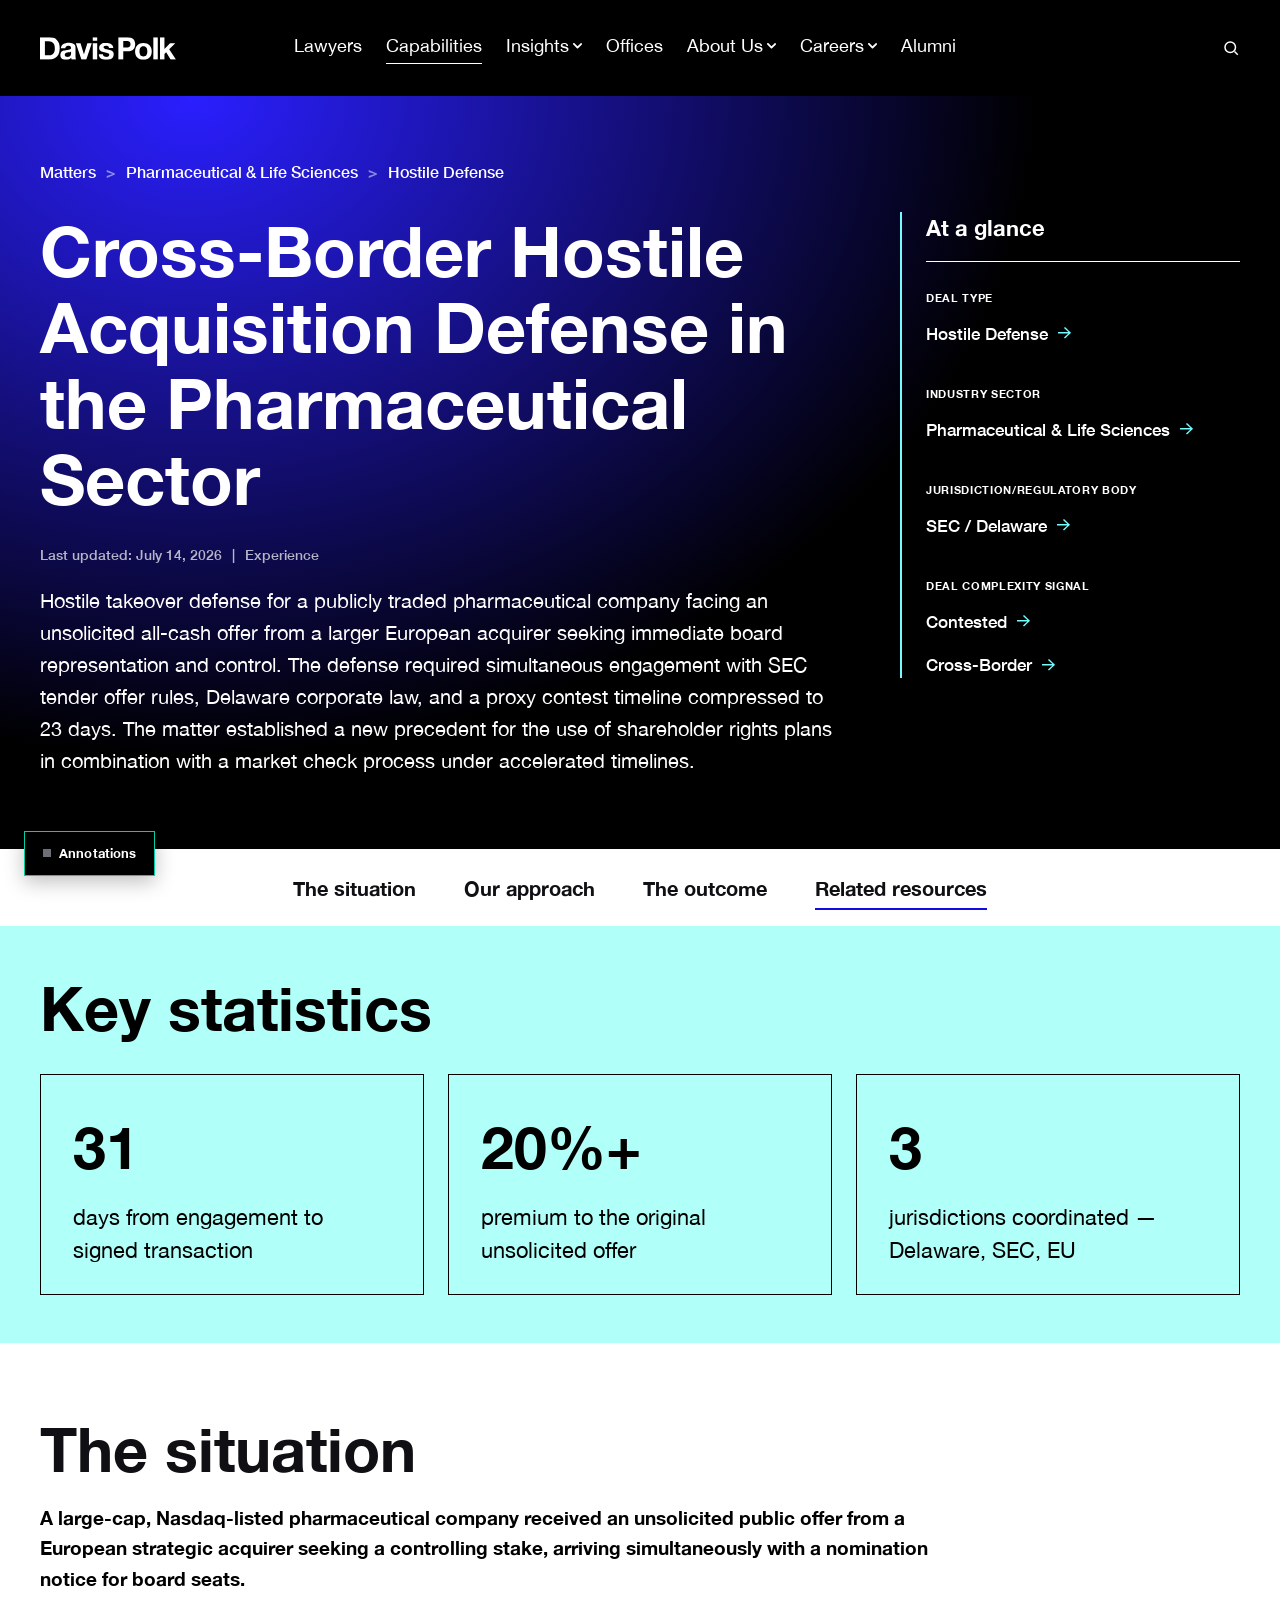
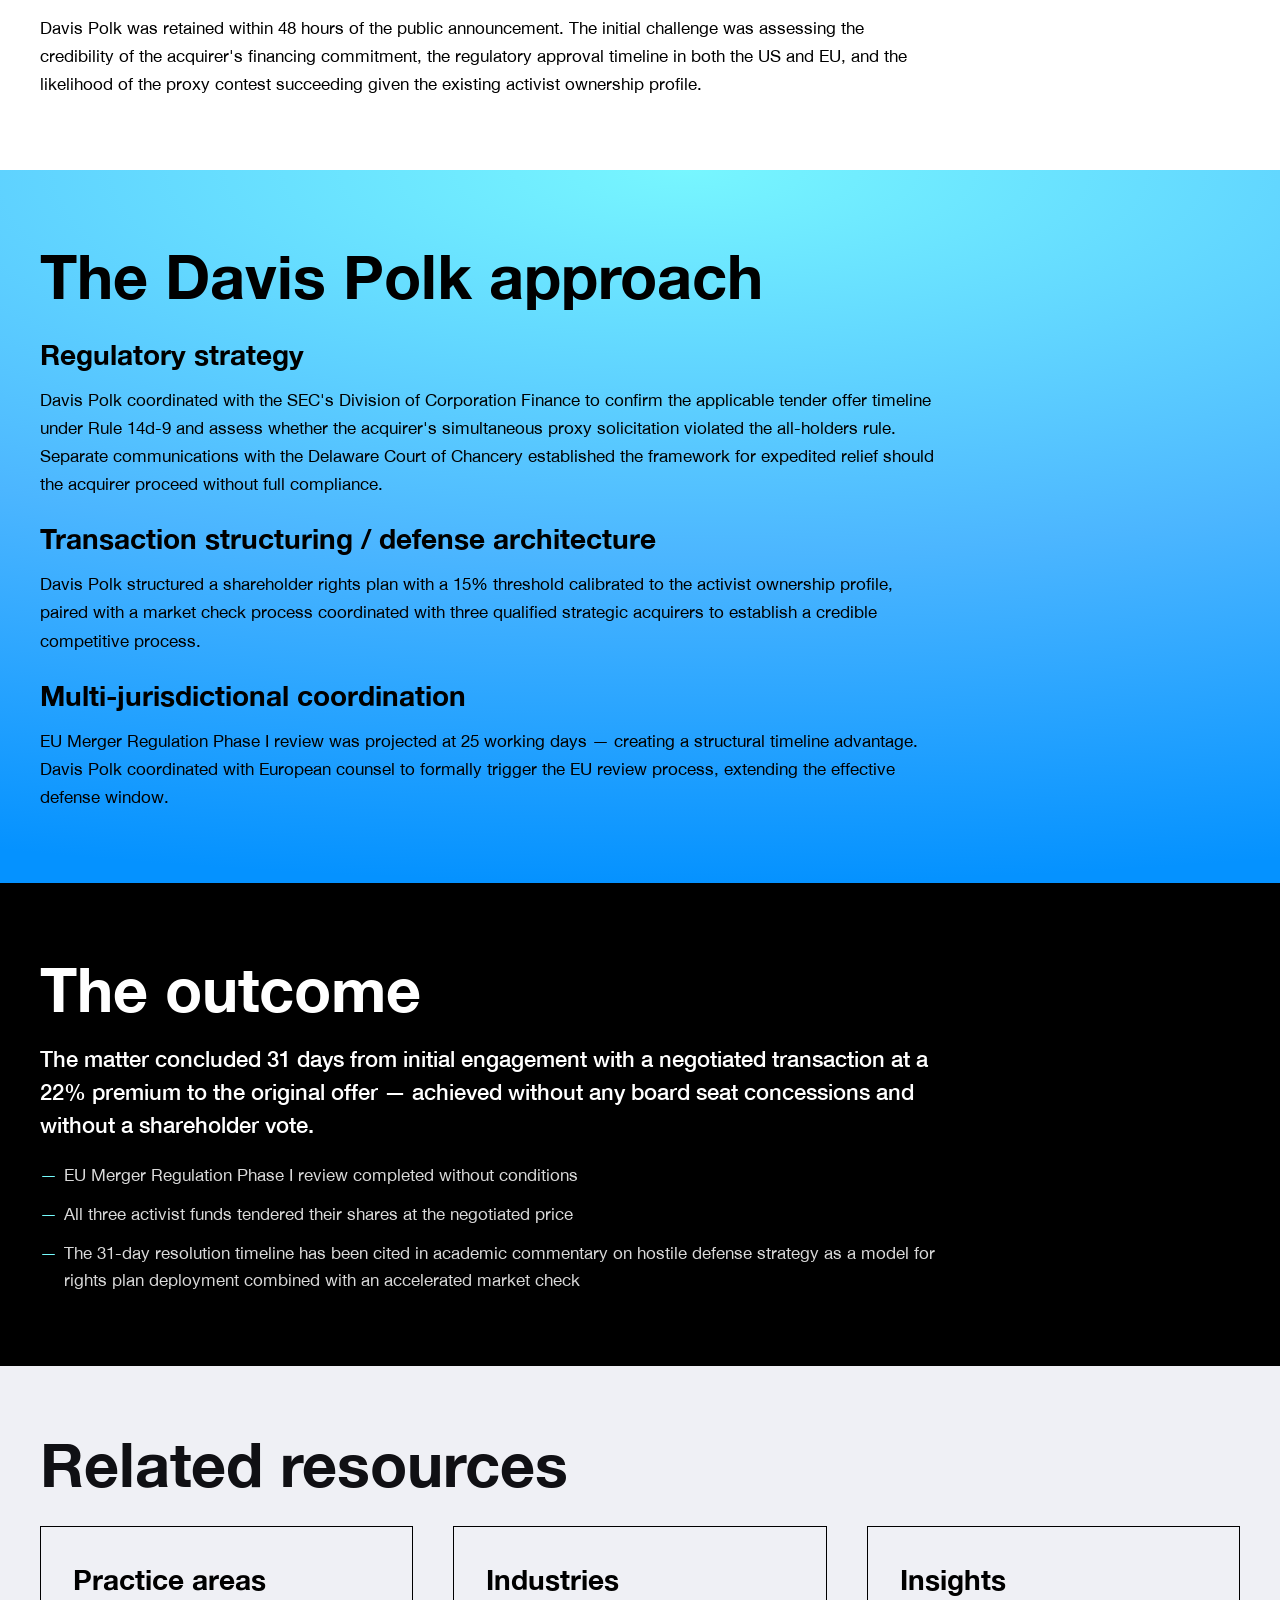
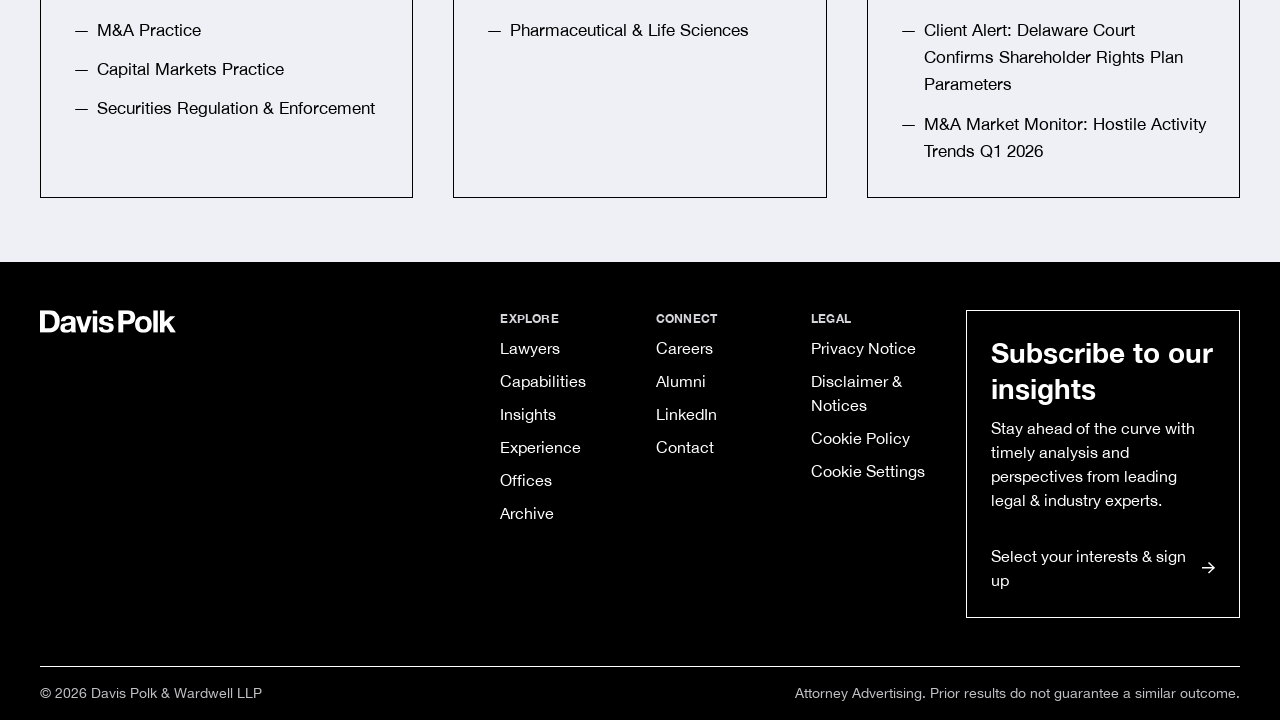
<file: index.html>
<!doctype html>
<html lang="en">
<head>
<meta charset="utf-8" />
<meta name="viewport" content="width=device-width, initial-scale=1" />
<title>Matter Story — Layout Concept</title>
<script type="application/ld+json">
{
  "@context": "https://schema.org",
  "@type": "CreativeWork",
  "headline": "Cross-Border Hostile Acquisition Defense in the Pharmaceutical Sector",
  "description": "Hostile takeover defense for a publicly traded pharmaceutical company facing an unsolicited all-cash offer from a larger European acquirer seeking immediate board representation and control.",
  "author": [{ "@type": "Organization", "name": "Davis Polk & Wardwell LLP" }],
  "about": ["Hostile Defense", "Pharmaceutical & Life Sciences", "Cross-Border M&A"],
  "url": "https://www.davispolk.com/matters/pharmaceutical/hostile-defense/cross-border-acquisition-defense"
}
</script>
<!--
  Illustrative schema only — the source template's schema block was left blank
  for the web team to complete. Organization-level authorship shown per the
  template's own fallback rule (no named-partner consent in this example).
-->
<link rel="stylesheet" href="styles.css" />
<link rel="stylesheet" href="annotations.css" />
</head>
<body>

  <svg style="display: none" aria-hidden="true">
    <symbol id="icon-caret" viewBox="0 0 6 4">
      <path d="M3.41525 3.43628L5.81825 1.11739C6.05854 0.889107 6.05854 0.504628 5.83026 0.264329C5.60198 0.0240299 5.2175 0.012015 4.9772 0.252314L2.99473 2.16269L1.01226 0.180224C0.892111 0.0600744 0.735916 -4.60201e-07 0.591737 -4.72805e-07C0.447557 -4.8541e-07 0.279348 0.0600743 0.171213 0.180224C-0.0570709 0.420523 -0.057071 0.792987 0.171213 1.03329L2.57421 3.42426C2.69436 3.54441 2.83853 3.60449 2.99473 3.60449C3.15092 3.60449 3.2951 3.54441 3.41525 3.43628Z" fill="white" />
    </symbol>
  </svg>

  <div class="page">

    <!-- ============================================================
         SITE HEADER
         Sourced from Figma: Davis Polk Design System, node 10483:9293
         ("header-wrapper" → "header" instance, Mode=Dark / Size=LG)
         ============================================================ -->
    <header class="site-header">
      <div class="site-header__inner container">
        <div class="site-header__brand">
          <button type="button" class="hamburger" id="menu-toggle" aria-expanded="false" aria-controls="mobile-nav" aria-label="Open menu">
            <img src="assets/menu-hamburger.svg" alt="" width="17" height="14" aria-hidden="true" />
          </button>
          <a class="site-header__logo" href="#" aria-label="Davis Polk home">
            <img src="assets/davis-polk-logo-white.svg" alt="Davis Polk" width="136" height="23" />
          </a>
          <nav class="site-header__nav" aria-label="Primary">
            <a class="nav-link" href="#">Lawyers</a>
            <a class="nav-link is-active" href="#" aria-current="page">Capabilities</a>
            <a class="nav-link has-dropdown" href="#">Insights<svg class="icon icon-caret" aria-hidden="true" focusable="false">
            <use xlink:href="#icon-caret"></use>
          </svg></a>
            <a class="nav-link" href="#">Offices</a>
            <a class="nav-link has-dropdown" href="#">About Us<svg class="icon icon-caret" aria-hidden="true" focusable="false">
            <use xlink:href="#icon-caret"></use>
          </svg></a>
            <a class="nav-link has-dropdown" href="#">Careers<svg class="icon icon-caret" aria-hidden="true" focusable="false">
            <use xlink:href="#icon-caret"></use>
          </svg></a>
            <a class="nav-link" href="#">Alumni</a>
          </nav>
        </div>
        <span class="site-header__search" aria-hidden="true">
          <svg viewBox="0 0 24 24" fill="none" stroke="currentColor" stroke-width="2" aria-hidden="true"><circle cx="11" cy="11" r="7"/><path d="M21 21l-4.3-4.3"/></svg>
        </span>
      </div>

      <nav id="mobile-nav" class="mobile-nav" aria-label="Primary mobile">
        <a href="#">Lawyers</a>
        <a href="#" aria-current="page">Capabilities</a>
        <a href="#">Insights</a>
        <a href="#">Offices</a>
        <a href="#">About Us</a>
        <a href="#">Careers</a>
        <a href="#">Alumni</a>
      </nav>
    </header>

    <section class="hero">
      <div class="hero-inner container">
        <div class="breadcrumb">
          <p class="breadcrumb__trail">
            Matters<span>&gt;</span>Pharmaceutical &amp; Life Sciences<span>&gt;</span>Hostile Defense
          </p>
          <a href="#" class="breadcrumb__back">
            <svg class="breadcrumb__back-arrow" viewBox="0 0 24 24" fill="none" stroke="currentColor" stroke-width="2" stroke-linecap="round" stroke-linejoin="round" aria-hidden="true"><path d="M19 12H5M11 18l-6-6 6-6"/></svg>
            Hostile Defense
          </a>
        </div>

        <div class="hero-grid">
          <div class="hero-main">
            <h1 class="headline">Cross-Border Hostile Acquisition Defense in the Pharmaceutical Sector</h1>

            <p class="headline-meta">Last updated: July 14, 2026<span class="headline-meta__divider">|</span>Experience</p>

            <p class="summary">
              Hostile takeover defense for a publicly traded pharmaceutical company facing an unsolicited all-cash offer from a larger European acquirer seeking immediate board representation and control. The defense required simultaneous engagement with SEC tender offer rules, Delaware corporate law, and a proxy contest timeline compressed to 23 days. The matter established a new precedent for the use of shareholder rights plans in combination with a market check process under accelerated timelines.
            </p>
          </div>

          <aside class="tag-block" aria-label="Matter tags">
            <h2 class="tag-block__heading">At a glance</h2>
            <div class="tag-block__groups">
              <div class="tag-block__group">
                <h3 class="tag-block__category">Deal type</h3>
                <ul class="tag-block__list">
                  <li><a href="#">Hostile Defense<svg class="tag-block__arrow" viewBox="0 0 14 13" fill="currentColor" aria-hidden="true"><path d="M6.42793 1.08172L11.1293 5.49183H0V7.0104H11.1501L6.44874 11.4205L7.50966 12.4814C11.8366 8.44576 14 6.36553 14 6.21991C14 6.07429 11.8366 3.99406 7.50966 0L6.44874 1.06092L6.42793 1.08172Z"/></svg></a></li>
                </ul>
              </div>
              <div class="tag-block__group">
                <h3 class="tag-block__category">Industry sector</h3>
                <ul class="tag-block__list">
                  <li><a href="#">Pharmaceutical &amp; Life Sciences<svg class="tag-block__arrow" viewBox="0 0 14 13" fill="currentColor" aria-hidden="true"><path d="M6.42793 1.08172L11.1293 5.49183H0V7.0104H11.1501L6.44874 11.4205L7.50966 12.4814C11.8366 8.44576 14 6.36553 14 6.21991C14 6.07429 11.8366 3.99406 7.50966 0L6.44874 1.06092L6.42793 1.08172Z"/></svg></a></li>
                </ul>
              </div>
              <div class="tag-block__group">
                <h3 class="tag-block__category">Jurisdiction/regulatory body</h3>
                <ul class="tag-block__list">
                  <li><a href="#">SEC / Delaware<svg class="tag-block__arrow" viewBox="0 0 14 13" fill="currentColor" aria-hidden="true"><path d="M6.42793 1.08172L11.1293 5.49183H0V7.0104H11.1501L6.44874 11.4205L7.50966 12.4814C11.8366 8.44576 14 6.36553 14 6.21991C14 6.07429 11.8366 3.99406 7.50966 0L6.44874 1.06092L6.42793 1.08172Z"/></svg></a></li>
                </ul>
              </div>
              <div class="tag-block__group">
                <h3 class="tag-block__category">Deal complexity signal</h3>
                <ul class="tag-block__list">
                  <li><a href="#">Contested<svg class="tag-block__arrow" viewBox="0 0 14 13" fill="currentColor" aria-hidden="true"><path d="M6.42793 1.08172L11.1293 5.49183H0V7.0104H11.1501L6.44874 11.4205L7.50966 12.4814C11.8366 8.44576 14 6.36553 14 6.21991C14 6.07429 11.8366 3.99406 7.50966 0L6.44874 1.06092L6.42793 1.08172Z"/></svg></a></li>
                  <li><a href="#">Cross-Border<svg class="tag-block__arrow" viewBox="0 0 14 13" fill="currentColor" aria-hidden="true"><path d="M6.42793 1.08172L11.1293 5.49183H0V7.0104H11.1501L6.44874 11.4205L7.50966 12.4814C11.8366 8.44576 14 6.36553 14 6.21991C14 6.07429 11.8366 3.99406 7.50966 0L6.44874 1.06092L6.42793 1.08172Z"/></svg></a></li>
                </ul>
              </div>
            </div>
          </aside>
        </div>
      </div>
    </section>

    <!-- ============================================================
         JUMP NAVIGATION
         Styling and scroll behavior mirrored from davispolk.com's
         "jump-link" pattern (position:sticky under the hero, a
         soft drop-shadow once stuck, and a Future Blue underline
         on the section currently in view).
         ============================================================ -->
    <div class="jump-nav-sentinel"></div>
    <nav class="jump-nav" aria-label="Jump to section">
      <div class="container">
        <button type="button" class="jump-nav__toggle" id="jump-nav-toggle" aria-expanded="false" aria-controls="jump-nav-list">
          Jump to section
          <span class="jump-nav__toggle-icon" aria-hidden="true">
            <svg viewBox="0 0 24 24" fill="none" stroke="currentColor" stroke-width="2" stroke-linecap="round" aria-hidden="true"><path d="M12 5v14M5 12h14"/></svg>
          </span>
        </button>
        <ul class="jump-nav__list" id="jump-nav-list">
          <li><a href="#situation" class="jump-nav__link">The situation</a></li>
          <li><a href="#approach" class="jump-nav__link">Our approach</a></li>
          <li><a href="#outcome" class="jump-nav__link">The outcome</a></li>
          <li><a href="#related" class="jump-nav__link">Related resources</a></li>
        </ul>
      </div>
    </nav>

    <section class="stat-strip">
      <div class="container">
        <h2 class="stat-strip__heading">Key statistics</h2>
      </div>
      <div class="stat-grid container">
        <div class="stat">
          <span class="stat-num">31</span>
          <span class="stat-label">days from engagement to signed transaction</span>
        </div>
        <div class="stat">
          <span class="stat-num">20%+</span>
          <span class="stat-label">premium to the original unsolicited offer</span>
        </div>
        <div class="stat">
          <span class="stat-num">3</span>
          <span class="stat-label">jurisdictions coordinated — Delaware, SEC, EU</span>
        </div>
      </div>
    </section>

    <section class="section-block section-block--white" id="situation">
      <div class="container">
        <div class="section-content">
          <h2>The situation</h2>
          <p class="situation-lead">A large-cap, Nasdaq-listed pharmaceutical company received an unsolicited public offer from a European strategic acquirer seeking a controlling stake, arriving simultaneously with a nomination notice for board seats.</p>
          <p>Davis Polk was retained within 48 hours of the public announcement. The initial challenge was assessing the credibility of the acquirer's financing commitment, the regulatory approval timeline in both the US and EU, and the likelihood of the proxy contest succeeding given the existing activist ownership profile.</p>
        </div>
      </div>
    </section>

    <section class="section-block section-block--feature" id="approach">
      <div class="container">
        <h2 class="section-block__heading">The Davis Polk approach</h2>
        <div class="section-content">
          <div class="subsection">
            <h3>Regulatory strategy</h3>
            <p>Davis Polk coordinated with the SEC's Division of Corporation Finance to confirm the applicable tender offer timeline under Rule 14d-9 and assess whether the acquirer's simultaneous proxy solicitation violated the all-holders rule. Separate communications with the Delaware Court of Chancery established the framework for expedited relief should the acquirer proceed without full compliance.</p>
          </div>

          <div class="subsection">
            <h3>Transaction structuring / defense architecture</h3>
            <p>Davis Polk structured a shareholder rights plan with a 15% threshold calibrated to the activist ownership profile, paired with a market check process coordinated with three qualified strategic acquirers to establish a credible competitive process.</p>
          </div>

          <div class="subsection">
            <h3>Multi-jurisdictional coordination</h3>
            <p>EU Merger Regulation Phase I review was projected at 25 working days — creating a structural timeline advantage. Davis Polk coordinated with European counsel to formally trigger the EU review process, extending the effective defense window.</p>
          </div>
        </div>
      </div>
    </section>

    <section class="section-block section-block--dark" id="outcome">
      <div class="container">
        <div class="section-content">
          <h2>The outcome</h2>
          <h3 class="outcome-lead">The matter concluded 31 days from initial engagement with a negotiated transaction at a 22% premium to the original offer — achieved without any board seat concessions and without a shareholder vote.</h3>
          <ul class="dash-list">
            <li>EU Merger Regulation Phase I review completed without conditions</li>
            <li>All three activist funds tendered their shares at the negotiated price</li>
            <li>The 31-day resolution timeline has been cited in academic commentary on hostile defense strategy as a model for rights plan deployment combined with an accelerated market check</li>
          </ul>
        </div>
      </div>
    </section>

    <section class="related" id="related">
      <div class="related-inner container">
        <h2>Related resources</h2>
        <div class="related-grid">
          <div class="related-card">
            <h3>Practice areas</h3>
            <ul class="dash-list">
              <li><a href="#">M&amp;A Practice</a></li>
              <li><a href="#">Capital Markets Practice</a></li>
              <li><a href="#">Securities Regulation &amp; Enforcement</a></li>
            </ul>
          </div>
          <div class="related-card">
            <h3>Industries</h3>
            <ul class="dash-list">
              <li><a href="#">Pharmaceutical &amp; Life Sciences</a></li>
            </ul>
          </div>
          <div class="related-card">
            <h3>Insights</h3>
            <ul class="dash-list">
              <li><a href="#">Client Alert: Delaware Court Confirms Shareholder Rights Plan Parameters</a></li>
              <li><a href="#">M&amp;A Market Monitor: Hostile Activity Trends Q1 2026</a></li>
            </ul>
          </div>
        </div>
      </div>
    </section>

    <!-- ============================================================
         SITE FOOTER
         Sourced from Figma: Davis Polk Design System, node 6617:12594
         ("footer" instance, Size=LG), with the subscribe callout
         updated per Davis Polk - PIRA Design Concepts, node 12:810
         ("footer" instance, Size="New Subscribe LG")
         ============================================================ -->
    <footer class="site-footer">
      <div class="footer-top container">
        <div class="footer-brand">
          <a class="logo" href="#" aria-label="Davis Polk home">
            <img src="assets/davis-polk-logo-white.svg" alt="Davis Polk" width="136" height="23" />
          </a>
        </div>
        <div class="footer-nav">
          <div class="footer-col">
            <h4>Explore</h4>
            <ul>
              <li><a href="#">Lawyers</a></li>
              <li><a href="#">Capabilities</a></li>
              <li><a href="#">Insights</a></li>
              <li><a href="#">Experience</a></li>
              <li><a href="#">Offices</a></li>
              <li><a href="#">Archive</a></li>
            </ul>
          </div>
          <div class="footer-col">
            <h4>Connect</h4>
            <ul>
              <li><a href="#">Careers</a></li>
              <li><a href="#">Alumni</a></li>
              <li><a href="#">LinkedIn</a></li>
              <li><a href="#">Contact</a></li>
            </ul>
          </div>
          <div class="footer-col">
            <h4>Legal</h4>
            <ul>
              <li><a href="#">Privacy Notice</a></li>
              <li><a href="#">Disclaimer &amp; Notices</a></li>
              <li><a href="#">Cookie Policy</a></li>
              <li><a href="#">Cookie Settings</a></li>
            </ul>
          </div>
          <div class="footer-cta">
            <div class="footer-cta__body">
              <h4 class="footer-cta__heading">Subscribe to our insights</h4>
              <p class="footer-cta__desc">Stay ahead of the curve with timely analysis and perspectives from leading legal &amp; industry experts.</p>
            </div>
            <a class="footer-cta__link" href="#">Select your interests &amp; sign up<svg class="footer-cta__arrow" viewBox="0 0 14 13" fill="currentColor" aria-hidden="true"><path d="M6.42793 1.08172L11.1293 5.49183H0V7.0104H11.1501L6.44874 11.4205L7.50966 12.4814C11.8366 8.44576 14 6.36553 14 6.21991C14 6.07429 11.8366 3.99406 7.50966 0L6.44874 1.06092L6.42793 1.08172Z"/></svg></a>
          </div>
        </div>
      </div>
      <div class="footer-bottom">
        <div class="footer-bottom-inner container">
          <span>© 2026 Davis Polk &amp; Wardwell LLP</span>
          <span>Attorney Advertising. Prior results do not guarantee a similar outcome.</span>
        </div>
      </div>
    </footer>

  </div>

  <script src="script.js"></script>
  <script src="annotations.js" defer></script>
</body>
</html>
</file>
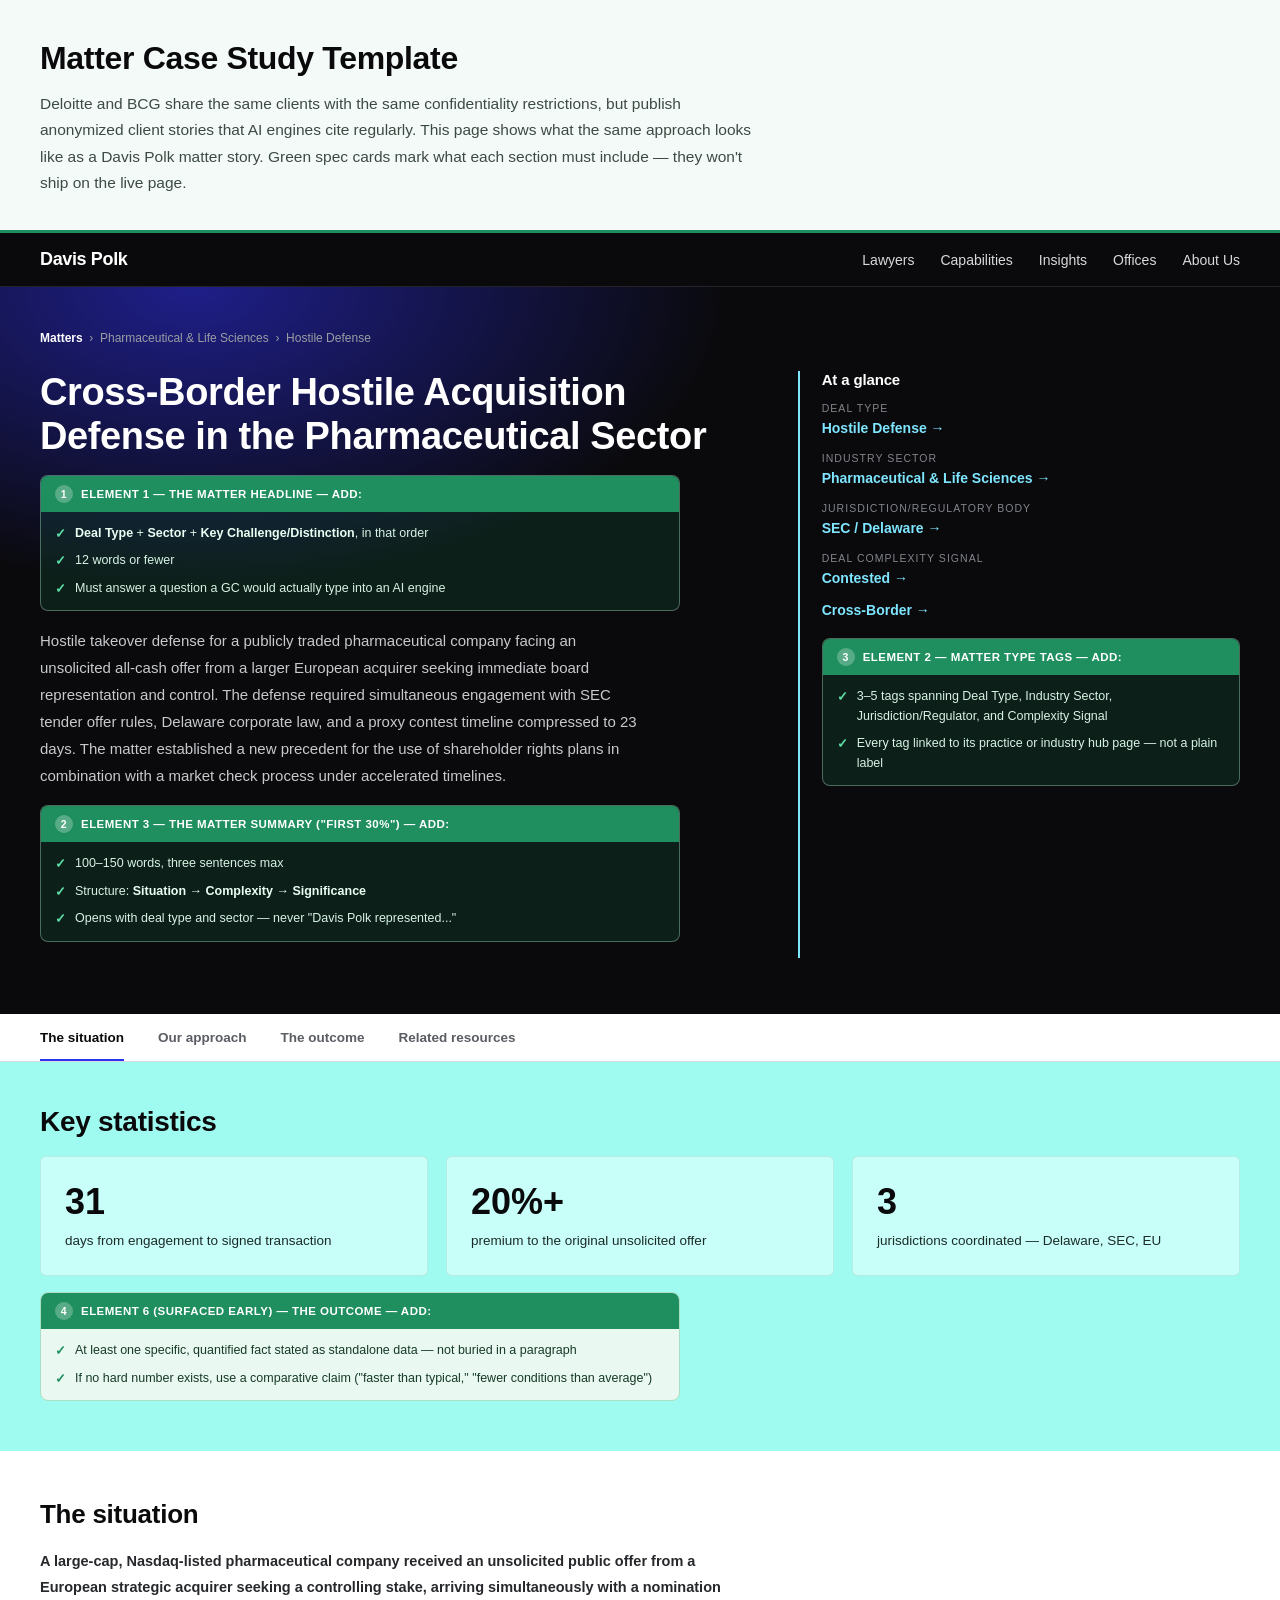
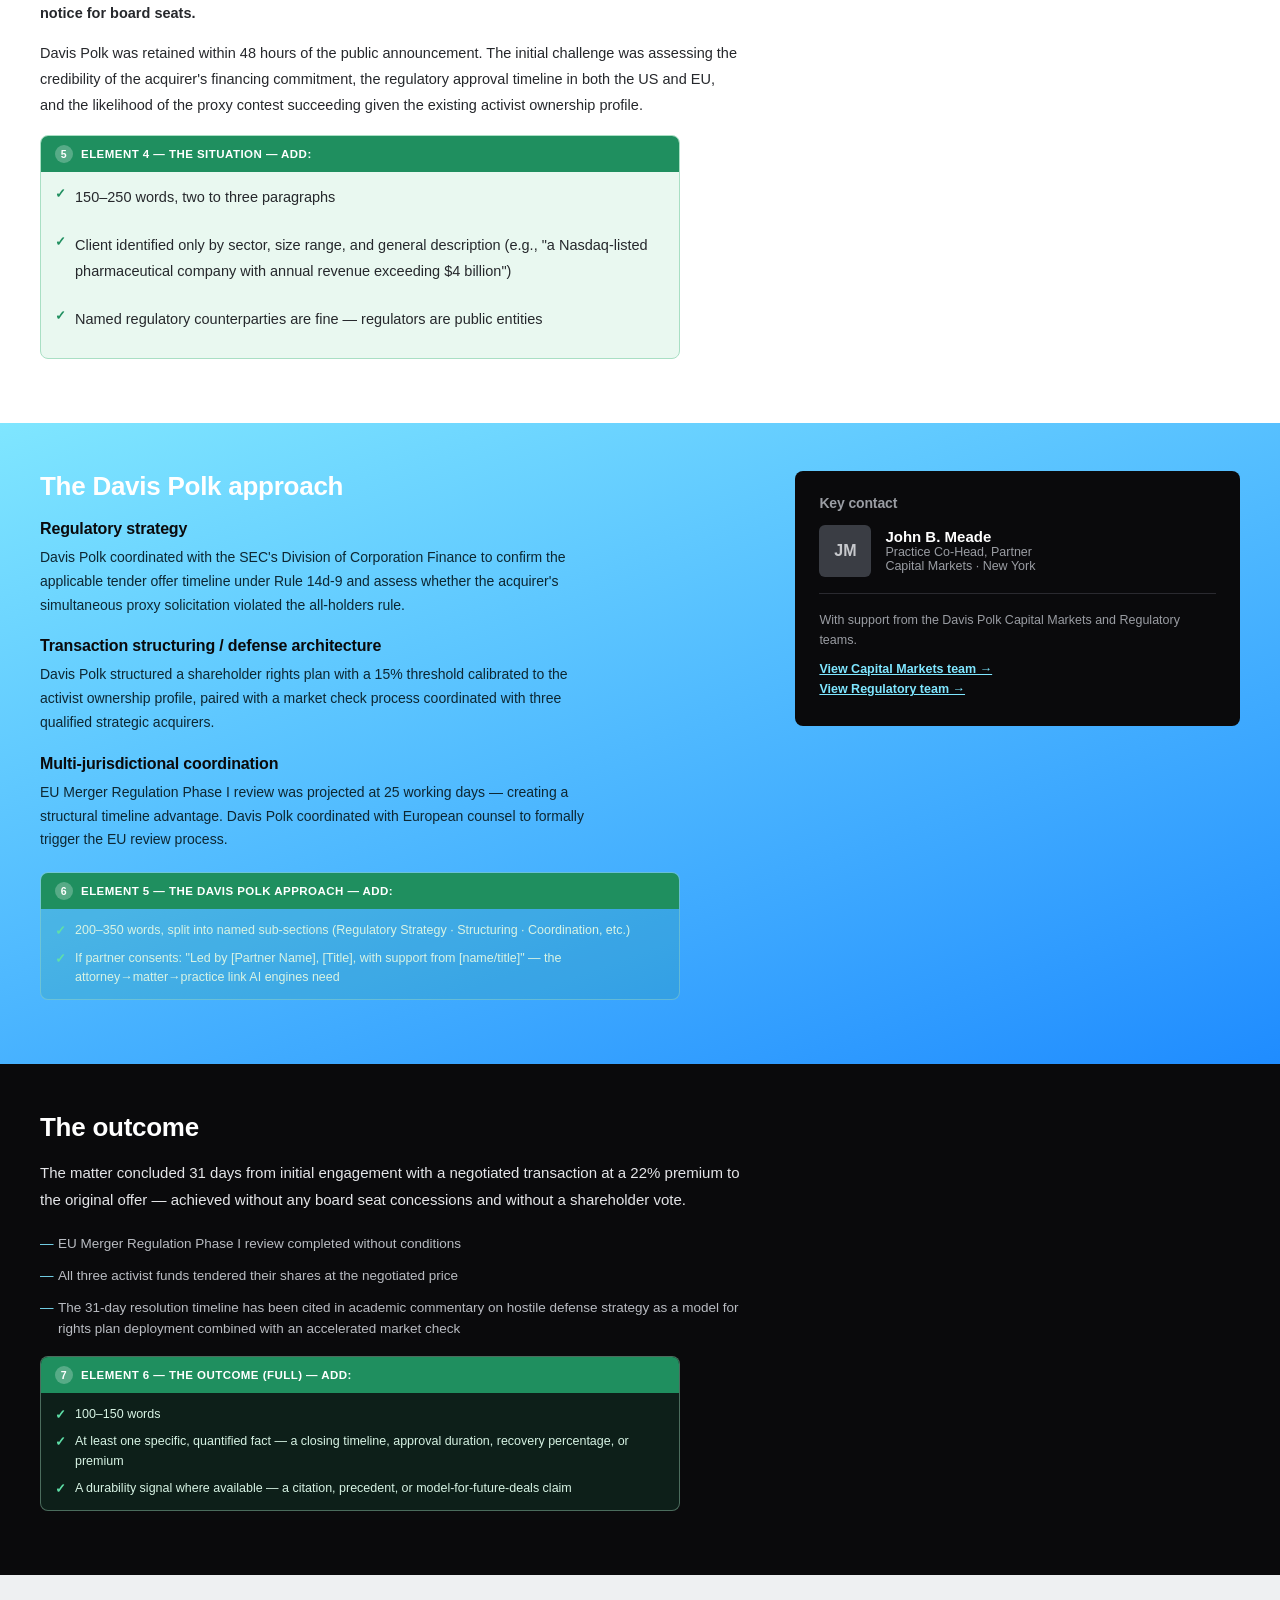
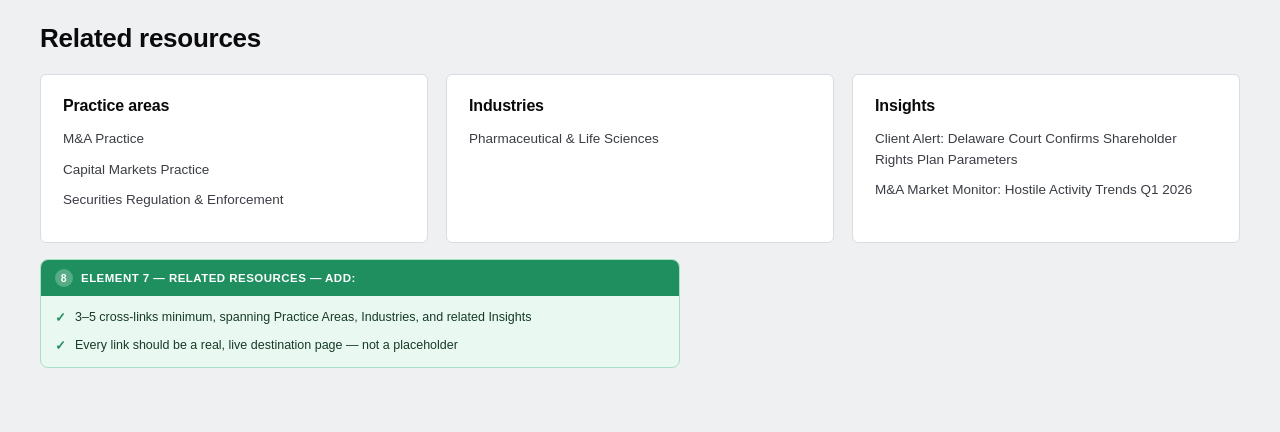
<file: resources/matter-story-annotated-v2.html>
<!DOCTYPE html>
<html lang="en">
<head>
<meta charset="UTF-8">
<title>Davis Polk — Matter Story Template (Spec Annotations)</title>
<style>
  :root{
    --ink:#0a0a0c;
    --glow-blue:#2f2ff0;
    --mint:#9ffaf0;
    --mint-2:#c8fff8;
    --sky-1:#7fe6ff;
    --sky-2:#1f8cff;
    --gray-bg:#eef0f2;
    --line:#232329;
    --text-dim:#a9adb4;
    --white:#ffffff;
    --grn:#1f8f5f;
    --grn-bg:#e9f8f0;
    --grn-line:#a9dfc4;
    font-family: 'Helvetica Neue', Arial, sans-serif;
  }
  *{box-sizing:border-box;}
  body{margin:0;background:var(--gray-bg);color:var(--ink);}
  h1,h2,h3,h4{margin:0;font-weight:800;letter-spacing:-0.01em;}
  p{margin:0;}
  a{color:inherit;}

  /* ---------- Intro band ---------- */
  .intro-band{
    background:#f4faf7;border-bottom:3px solid var(--grn);
    padding:40px 40px 34px;
  }
  .intro-eyebrow{
    display:inline-flex;align-items:center;gap:8px;
    background:var(--grn);color:#04150c;font-size:11px;font-weight:800;
    letter-spacing:.08em;text-transform:uppercase;padding:6px 12px;border-radius:999px;
    margin-bottom:18px;
  }
  .intro-title{
    font-size:32px;color:var(--ink);margin-bottom:14px;max-width:760px;
  }
  .intro-desc{
    font-size:15.5px;line-height:1.7;color:#3d4a44;max-width:720px;
  }

  /* ---------- Nav ---------- */
  .nav{
    background:var(--ink);color:var(--white);
    display:flex;align-items:center;justify-content:space-between;
    padding:16px 40px;font-size:14px;border-bottom:1px solid var(--line);
  }
  .nav .logo{font-weight:800;font-size:18px;letter-spacing:-0.02em;}
  .nav ul{list-style:none;display:flex;gap:26px;margin:0;padding:0;color:#d8d9dc;}

  /* ---------- Spec card component (the "what to add" table) ---------- */
  .spec{
    max-width:640px;margin:16px 0;border-radius:8px;overflow:hidden;
    border:1px solid var(--grn-line);background:var(--grn-bg);
  }
  .spec-head{
    background:var(--grn);color:#fff;font-size:11.5px;font-weight:800;
    letter-spacing:.04em;padding:9px 14px;display:flex;align-items:center;gap:8px;
  }
  .spec-head .n{
    background:rgba(255,255,255,0.25);width:18px;height:18px;border-radius:50%;
    display:flex;align-items:center;justify-content:center;font-size:10.5px;
  }
  .spec-body{padding:12px 14px;}
  .spec-row{display:flex;gap:9px;align-items:flex-start;margin-bottom:8px;}
  .spec-row:last-child{margin-bottom:0;}
  .spec-row .check{color:var(--grn);font-weight:800;flex:none;font-size:13px;line-height:1.5;}
  .spec-row p{font-size:12.5px;line-height:1.55;color:#173a28;}
  .spec-row p b{color:#0c2317;}
  /* variant for dark section backgrounds */
  .spec--onDark{background:rgba(31,143,95,0.16);border-color:rgba(169,223,196,0.4);}
  .spec--onDark .spec-row p{color:#d7f3e4;}
  .spec--onDark .spec-row p b{color:#eafff3;}
  .spec--onDark .spec-row .check{color:#5fe0a8;}

  /* ---------- Hero ---------- */
  .t-hero{
    background:radial-gradient(ellipse 900px 500px at 15% 0%, rgba(47,47,240,0.55), transparent 60%), var(--ink);
    color:var(--white);padding:44px 40px 56px;
  }
  .t-crumb{font-size:12px;color:#9a9da3;margin-bottom:26px;}
  .t-crumb b{color:var(--white);}
  .t-hero-grid{display:grid;grid-template-columns:1.6fr 1fr;gap:50px;}
  .t-hero h1{font-size:38px;line-height:1.15;margin-bottom:16px;}
  .t-hero-summary{color:#c7c9cd;font-size:15px;line-height:1.8;max-width:600px;}
  .glance{border-left:2px solid var(--sky-1);padding-left:22px;}
  .glance h3{font-size:15px;margin-bottom:14px;}
  .glance-group{margin-bottom:16px;}
  .glance-label{font-size:10.5px;letter-spacing:.1em;color:#82858c;text-transform:uppercase;margin-bottom:6px;}
  .glance-val{font-size:14px;color:var(--sky-1);font-weight:600;}

  .subnav{
    background:var(--white);border-bottom:1px solid #d9dce0;padding:16px 40px;
    display:flex;gap:34px;font-size:13.5px;font-weight:600;color:#5a5d63;
  }
  .subnav .on{color:var(--ink);border-bottom:2px solid var(--glow-blue);padding-bottom:14px;margin-bottom:-16px;}

  /* ---------- Stats ---------- */
  .stats-band{background:var(--mint);padding:44px 40px 34px;}
  .stats-band h2{font-size:28px;margin-bottom:18px;}
  .stats-grid{display:grid;grid-template-columns:repeat(3,1fr);gap:18px;margin-bottom:8px;}
  .stat-card{background:var(--mint-2);border:1px solid rgba(0,0,0,0.08);border-radius:6px;padding:24px;}
  .stat-card .big{font-size:36px;font-weight:800;margin-bottom:8px;}
  .stat-card p{font-size:13.5px;color:#1c2b2a;line-height:1.5;}

  /* ---------- Situation ---------- */
  .situation{background:var(--white);padding:48px 40px;}
  .situation h2{font-size:26px;margin-bottom:18px;}
  .situation p{max-width:700px;font-size:14.5px;line-height:1.8;color:#26282c;margin-bottom:14px;}
  .situation p.lead{font-weight:700;}

  /* ---------- Approach ---------- */
  .approach{background:linear-gradient(160deg, var(--sky-1), var(--sky-2));color:var(--ink);padding:48px 40px;}
  .approach-grid{display:grid;grid-template-columns:1.6fr 1fr;gap:44px;}
  .approach h2{font-size:26px;margin-bottom:18px;color:var(--white);}
  .approach h4{font-size:16px;margin-bottom:8px;}
  .approach-block{margin-bottom:20px;}
  .approach-block p{font-size:14px;line-height:1.7;color:#0d2733;max-width:560px;}
  .contact-card{background:var(--ink);color:var(--white);border-radius:8px;padding:24px;height:fit-content;}
  .contact-card h4{font-size:14px;color:#9a9da3;margin-bottom:14px;font-weight:700;}
  .contact-row{display:flex;gap:14px;align-items:center;margin-bottom:16px;}
  .avatar{width:52px;height:52px;border-radius:6px;background:#3a3d44;display:flex;align-items:center;justify-content:center;font-size:16px;font-weight:700;color:#c7c9cd;}
  .contact-name{font-size:15px;font-weight:700;}
  .contact-role{font-size:12.5px;color:#9a9da3;}
  .contact-card hr{border:none;border-top:1px solid #2a2a30;margin:16px 0;}
  .contact-card a{font-size:12.5px;color:var(--sky-1);display:block;margin-bottom:6px;font-weight:600;}

  /* ---------- Outcome ---------- */
  .outcome{background:var(--ink);color:var(--white);padding:48px 40px;}
  .outcome h2{font-size:26px;margin-bottom:16px;}
  .outcome p.lead{max-width:700px;font-size:15px;line-height:1.8;color:#e4e5e8;margin-bottom:20px;}
  .outcome ul{list-style:none;margin:0 0 6px;padding:0;max-width:700px;}
  .outcome li{font-size:13.5px;color:#b9bcc2;padding-left:18px;position:relative;margin-bottom:10px;line-height:1.6;}
  .outcome li:before{content:"—";position:absolute;left:0;color:var(--sky-1);}

  /* ---------- Related ---------- */
  .related{background:var(--gray-bg);padding:48px 40px;}
  .related h2{font-size:26px;margin-bottom:20px;}
  .related-grid{display:grid;grid-template-columns:repeat(3,1fr);gap:18px;margin-bottom:8px;}
  .related-card{background:var(--white);border:1px solid #d9dce0;border-radius:6px;padding:22px;}
  .related-card h4{font-size:16px;margin-bottom:14px;}
  .related-card ul{list-style:none;margin:0;padding:0;}
  .related-card li{font-size:13.5px;color:#3a3d44;margin-bottom:10px;line-height:1.5;}

  @media (max-width:900px){
    .t-hero-grid, .approach-grid{grid-template-columns:1fr;}
    .stats-grid, .related-grid{grid-template-columns:1fr;}
  }
</style>
</head>
<body>

  <div class="intro-band">
    <h1 class="intro-title">Matter Case Study Template</h1>
    <p class="intro-desc">Deloitte and BCG share the same clients with the same confidentiality restrictions, but publish anonymized client stories that AI engines cite regularly. This page shows what the same approach looks like as a Davis Polk matter story. Green spec cards mark what each section must include — they won't ship on the live page.</p>
  </div>

  <nav class="nav">
    <div class="logo">Davis Polk</div>
    <ul><li>Lawyers</li><li>Capabilities</li><li>Insights</li><li>Offices</li><li>About Us</li></ul>
  </nav>

  <div class="t-hero">
    <div class="t-crumb"><b>Matters</b> &nbsp;›&nbsp; Pharmaceutical &amp; Life Sciences &nbsp;›&nbsp; Hostile Defense</div>
    <div class="t-hero-grid">
      <div>
        <h1>Cross-Border Hostile Acquisition Defense in the Pharmaceutical Sector</h1>

        <div class="spec spec--onDark">
          <div class="spec-head"><span class="n">1</span> ELEMENT 1 — THE MATTER HEADLINE — ADD:</div>
          <div class="spec-body">
            <div class="spec-row"><span class="check">✓</span><p><b>Deal Type</b> + <b>Sector</b> + <b>Key Challenge/Distinction</b>, in that order</p></div>
            <div class="spec-row"><span class="check">✓</span><p>12 words or fewer</p></div>
            <div class="spec-row"><span class="check">✓</span><p>Must answer a question a GC would actually type into an AI engine</p></div>
          </div>
        </div>

        <p class="t-hero-summary">Hostile takeover defense for a publicly traded pharmaceutical company facing an unsolicited all-cash offer from a larger European acquirer seeking immediate board representation and control. The defense required simultaneous engagement with SEC tender offer rules, Delaware corporate law, and a proxy contest timeline compressed to 23 days. The matter established a new precedent for the use of shareholder rights plans in combination with a market check process under accelerated timelines.</p>

        <div class="spec spec--onDark">
          <div class="spec-head"><span class="n">2</span> ELEMENT 3 — THE MATTER SUMMARY ("FIRST 30%") — ADD:</div>
          <div class="spec-body">
            <div class="spec-row"><span class="check">✓</span><p>100–150 words, three sentences max</p></div>
            <div class="spec-row"><span class="check">✓</span><p>Structure: <b>Situation → Complexity → Significance</b></p></div>
            <div class="spec-row"><span class="check">✓</span><p>Opens with deal type and sector — never "Davis Polk represented..."</p></div>
          </div>
        </div>
      </div>
      <div class="glance">
        <h3>At a glance</h3>
        <div class="glance-group"><div class="glance-label">Deal Type</div><div class="glance-val">Hostile Defense →</div></div>
        <div class="glance-group"><div class="glance-label">Industry Sector</div><div class="glance-val">Pharmaceutical &amp; Life Sciences →</div></div>
        <div class="glance-group"><div class="glance-label">Jurisdiction/Regulatory Body</div><div class="glance-val">SEC / Delaware →</div></div>
        <div class="glance-group"><div class="glance-label">Deal Complexity Signal</div><div class="glance-val">Contested →</div></div>
        <div class="glance-group" style="margin-bottom:0;"><div class="glance-val">Cross-Border →</div></div>

        <div class="spec spec--onDark" style="max-width:none;margin-top:20px;">
          <div class="spec-head"><span class="n">3</span> ELEMENT 2 — MATTER TYPE TAGS — ADD:</div>
          <div class="spec-body">
            <div class="spec-row"><span class="check">✓</span><p>3–5 tags spanning Deal Type, Industry Sector, Jurisdiction/Regulator, and Complexity Signal</p></div>
            <div class="spec-row"><span class="check">✓</span><p>Every tag linked to its practice or industry hub page — not a plain label</p></div>
          </div>
        </div>
      </div>
    </div>
  </div>

  <div class="subnav">
    <span class="on">The situation</span><span>Our approach</span><span>The outcome</span><span>Related resources</span>
  </div>

  <div class="stats-band">
    <h2>Key statistics</h2>
    <div class="stats-grid">
      <div class="stat-card"><div class="big">31</div><p>days from engagement to signed transaction</p></div>
      <div class="stat-card"><div class="big">20%+</div><p>premium to the original unsolicited offer</p></div>
      <div class="stat-card"><div class="big">3</div><p>jurisdictions coordinated — Delaware, SEC, EU</p></div>
    </div>
    <div class="spec">
      <div class="spec-head"><span class="n">4</span> ELEMENT 6 (SURFACED EARLY) — THE OUTCOME — ADD:</div>
      <div class="spec-body">
        <div class="spec-row"><span class="check">✓</span><p>At least one specific, quantified fact stated as standalone data — not buried in a paragraph</p></div>
        <div class="spec-row"><span class="check">✓</span><p>If no hard number exists, use a comparative claim ("faster than typical," "fewer conditions than average")</p></div>
      </div>
    </div>
  </div>

  <div class="situation">
    <h2>The situation</h2>
    <p class="lead">A large-cap, Nasdaq-listed pharmaceutical company received an unsolicited public offer from a European strategic acquirer seeking a controlling stake, arriving simultaneously with a nomination notice for board seats.</p>
    <p>Davis Polk was retained within 48 hours of the public announcement. The initial challenge was assessing the credibility of the acquirer's financing commitment, the regulatory approval timeline in both the US and EU, and the likelihood of the proxy contest succeeding given the existing activist ownership profile.</p>
    <div class="spec">
      <div class="spec-head"><span class="n">5</span> ELEMENT 4 — THE SITUATION — ADD:</div>
      <div class="spec-body">
        <div class="spec-row"><span class="check">✓</span><p>150–250 words, two to three paragraphs</p></div>
        <div class="spec-row"><span class="check">✓</span><p>Client identified only by sector, size range, and general description (e.g., "a Nasdaq-listed pharmaceutical company with annual revenue exceeding $4 billion")</p></div>
        <div class="spec-row"><span class="check">✓</span><p>Named regulatory counterparties are fine — regulators are public entities</p></div>
      </div>
    </div>
  </div>

  <div class="approach">
    <div class="approach-grid">
      <div>
        <h2>The Davis Polk approach</h2>
        <div class="approach-block">
          <h4>Regulatory strategy</h4>
          <p>Davis Polk coordinated with the SEC's Division of Corporation Finance to confirm the applicable tender offer timeline under Rule 14d-9 and assess whether the acquirer's simultaneous proxy solicitation violated the all-holders rule.</p>
        </div>
        <div class="approach-block">
          <h4>Transaction structuring / defense architecture</h4>
          <p>Davis Polk structured a shareholder rights plan with a 15% threshold calibrated to the activist ownership profile, paired with a market check process coordinated with three qualified strategic acquirers.</p>
        </div>
        <div class="approach-block">
          <h4>Multi-jurisdictional coordination</h4>
          <p>EU Merger Regulation Phase I review was projected at 25 working days — creating a structural timeline advantage. Davis Polk coordinated with European counsel to formally trigger the EU review process.</p>
        </div>
        <div class="spec spec--onDark">
          <div class="spec-head"><span class="n">6</span> ELEMENT 5 — THE DAVIS POLK APPROACH — ADD:</div>
          <div class="spec-body">
            <div class="spec-row"><span class="check">✓</span><p>200–350 words, split into named sub-sections (Regulatory Strategy · Structuring · Coordination, etc.)</p></div>
            <div class="spec-row"><span class="check">✓</span><p>If partner consents: "Led by [Partner Name], [Title], with support from [name/title]" — the attorney→matter→practice link AI engines need</p></div>
          </div>
        </div>
      </div>
      <div class="contact-card">
        <h4>Key contact</h4>
        <div class="contact-row">
          <div class="avatar">JM</div>
          <div>
            <div class="contact-name">John B. Meade</div>
            <div class="contact-role">Practice Co-Head, Partner</div>
            <div class="contact-role">Capital Markets · New York</div>
          </div>
        </div>
        <hr>
        <div style="font-size:12.5px;color:#9a9da3;line-height:1.6;margin-bottom:12px;">With support from the Davis Polk Capital Markets and Regulatory teams.</div>
        <a href="#">View Capital Markets team →</a>
        <a href="#">View Regulatory team →</a>
      </div>
    </div>
  </div>

  <div class="outcome">
    <h2>The outcome</h2>
    <p class="lead">The matter concluded 31 days from initial engagement with a negotiated transaction at a 22% premium to the original offer — achieved without any board seat concessions and without a shareholder vote.</p>
    <ul>
      <li>EU Merger Regulation Phase I review completed without conditions</li>
      <li>All three activist funds tendered their shares at the negotiated price</li>
      <li>The 31-day resolution timeline has been cited in academic commentary on hostile defense strategy as a model for rights plan deployment combined with an accelerated market check</li>
    </ul>
    <div class="spec spec--onDark">
      <div class="spec-head"><span class="n">7</span> ELEMENT 6 — THE OUTCOME (FULL) — ADD:</div>
      <div class="spec-body">
        <div class="spec-row"><span class="check">✓</span><p>100–150 words</p></div>
        <div class="spec-row"><span class="check">✓</span><p>At least one specific, quantified fact — a closing timeline, approval duration, recovery percentage, or premium</p></div>
        <div class="spec-row"><span class="check">✓</span><p>A durability signal where available — a citation, precedent, or model-for-future-deals claim</p></div>
      </div>
    </div>
  </div>

  <div class="related">
    <h2>Related resources</h2>
    <div class="related-grid">
      <div class="related-card">
        <h4>Practice areas</h4>
        <ul><li>M&amp;A Practice</li><li>Capital Markets Practice</li><li>Securities Regulation &amp; Enforcement</li></ul>
      </div>
      <div class="related-card">
        <h4>Industries</h4>
        <ul><li>Pharmaceutical &amp; Life Sciences</li></ul>
      </div>
      <div class="related-card">
        <h4>Insights</h4>
        <ul><li>Client Alert: Delaware Court Confirms Shareholder Rights Plan Parameters</li><li>M&amp;A Market Monitor: Hostile Activity Trends Q1 2026</li></ul>
      </div>
    </div>
    <div class="spec">
      <div class="spec-head"><span class="n">8</span> ELEMENT 7 — RELATED RESOURCES — ADD:</div>
      <div class="spec-body">
        <div class="spec-row"><span class="check">✓</span><p>3–5 cross-links minimum, spanning Practice Areas, Industries, and related Insights</p></div>
        <div class="spec-row"><span class="check">✓</span><p>Every link should be a real, live destination page — not a placeholder</p></div>
      </div>
    </div>
  </div>

</body>
</html>
</file>
<file: styles.css>
/* ============================================================
   Davis Polk — Matter Story layout concept
   Color values and type weights sourced from DPW_2022 brand
   guidelines.pdf (sec. 4.1 Primary color palette, 4.2 Secondary
   color palette, 8.12 Website colors and fonts, 8.13 Website
   bullet list styles).
   ============================================================ */

:root {
  /* Primary palette (sec. 4.1) */
  --future-blue: #140BE3;
  --black: #000000;
  --white: #FFFFFF;
  --aqua: #75FBFD;

  /* Secondary / informational palette (sec. 4.2) */
  --azure: #0592FF;
  --sky: #99D6FF;
  --navy: #06007F;
  --light-aqua: #B0FFF9;
  --mint: #02CEA3;      /* positive financial figures only */
  --hunter: #01564E;
  --ferrari: #FF033F;   /* negative financial figures only */
  --carnation: #FFCAD8;
  --burgundy: #8B0200;
  --light-gray: #EFF0F5;
  --gray: #D6D5DB;
  --dark-gray: #7A797F;

  --font-sans: "Helvetica Neue Web", "Helvetica Neue", Helvetica, Arial, sans-serif;

  --container-max: 1500px;
  --gutter: 40px;

  --ink: #101014;
}

/* ---------- Type ---------- */
@font-face {
  font-family: "Helvetica Neue Web";
  src: url("fonts/HelveticaNeueWeb-Regular.woff2") format("woff2");
  font-weight: 400;
  font-style: normal;
  font-display: swap;
}
@font-face {
  font-family: "Helvetica Neue Web";
  src: url("fonts/HelveticaNeueWeb-Medium.woff2") format("woff2");
  font-weight: 500;
  font-style: normal;
  font-display: swap;
}
@font-face {
  font-family: "Helvetica Neue Web";
  src: url("fonts/HelveticaNeueWeb-Bold.woff2") format("woff2");
  font-weight: 700 800;
  font-style: normal;
  font-display: swap;
}

/* ---------- Reset ---------- */
*, *::before, *::after { box-sizing: border-box; }
html { -webkit-text-size-adjust: 100%; scroll-behavior: smooth; }
@media (prefers-reduced-motion: reduce) {
  html { scroll-behavior: auto; }
}
body {
  margin: 0;
  font-family: var(--font-sans);
  color: var(--ink);
  background: var(--white);
  line-height: 1.5;
  -webkit-font-smoothing: antialiased;
}
img { max-width: 100%; display: block; }
a { color: inherit; }
ul { margin: 0; padding: 0; list-style: none; }
h1, h2, h3, h4, p { margin: 0; }
button { font: inherit; color: inherit; background: none; border: 0; cursor: pointer; }

/* ---------- Layout container ----------
   Site-wide max-width is 1500px, centered, with a responsive
   gutter so content never touches the viewport edge. */
.container {
  width: min(var(--container-max), calc(100% - var(--gutter) * 2));
  margin-inline: auto;
}

/* ============================================================
   SITE HEADER
   Sourced from Figma: Davis Polk Design System, node 10483:9293
   ("header-wrapper" → "header" instance, Mode=Dark / Size=LG)
   Measured: 92px bar, 32px vertical padding, black (#000) fill,
   1500px content row, 118px logo→nav gap, 24px nav-link gap,
   nav type Helvetica Neue Regular 18px/150%, 1px underline that
   is invisible at rest and full-width on Hover/Active.
   ============================================================ */
.site-header {
  background: var(--black);
  position: relative;
  z-index: 100;
}
.site-header__inner {
  display: flex;
  align-items: center;
  justify-content: space-between;
  padding-block: 32px;
}
.site-header__brand {
  display: flex;
  align-items: center;
  gap: 118px;
  min-width: 0;
}
.site-header__logo { display: flex; flex-shrink: 0; }
.site-header__logo img { width: 136px; height: 23px; }

.site-header__nav {
  display: flex;
  align-items: center;
  gap: 24px;
}
.nav-link {
  position: relative;
  display: inline-flex;
  align-items: center;
  gap: 4px;
  padding-bottom: 5px;
  font-size: 18px;
  line-height: 1.5;
  font-weight: 400;
  color: var(--white);
  text-decoration: none;
  white-space: nowrap;
}
.nav-link::after {
  content: "";
  position: absolute;
  left: 0;
  right: 0;
  bottom: 0;
  height: 1px;
  background: var(--white);
  transform: scaleX(0);
  transform-origin: left;
  transition: transform 0.2s ease;
}
.nav-link:hover::after,
.nav-link.is-active::after {
  transform: scaleX(1);
}
.nav-link .icon-caret {
  width: 9px;
  height: 6px;
  flex-shrink: 0;
  transition: transform 0.2s ease;
}
.nav-link:hover .icon-caret { transform: rotate(180deg); }

.hamburger {
  display: none;
  align-items: center;
  justify-content: center;
  color: var(--white);
  flex-shrink: 0;
}
.hamburger img { height: 23px; width: auto; display: block; }

.site-header__search {
  width: 18px;
  height: 18px;
  color: var(--white);
  flex-shrink: 0;
}
.site-header__search svg { width: 18px; height: 18px; }

.mobile-nav {
  display: none;
  flex-direction: column;
  background: var(--black);
  border-top: 1px solid rgba(255, 255, 255, 0.15);
}
.mobile-nav a {
  display: block;
  padding: 16px var(--gutter);
  color: var(--white);
  text-decoration: none;
  font-size: 18px;
  border-bottom: 1px solid rgba(255, 255, 255, 0.08);
}
.mobile-nav a[aria-current="page"] { color: var(--aqua); }

@media (max-width: 1180px) {
  .hamburger { display: inline-flex; }
  .site-header__brand { gap: 20px; }
  .site-header__nav { display: none; }
  .mobile-nav.is-open { display: flex; }
}

/* ---------- Hero ---------- */
.hero {
  background:
    radial-gradient(120% 160% at 15% 0%, #2a1fff 0%, rgba(20, 11, 227, 0) 55%),
    var(--black);
  color: var(--white);
  padding-block: 64px 72px;
}
.breadcrumb { margin: 0 0 28px; }
.breadcrumb__trail {
  font-size: 16px;
  font-weight: 500;
  color: var(--white);
}
.breadcrumb__trail span { margin: 0 10px; color: rgba(255, 255, 255, 0.5); }
.breadcrumb__back {
  display: none;
  align-items: center;
  gap: 10px;
  font-size: 16px;
  font-weight: 500;
  color: var(--white);
  text-decoration: none;
}
.breadcrumb__back-arrow { width: 20px; height: 20px; flex-shrink: 0; }

.headline {
  font-size: clamp(40px, 5.5vw, 72px);
  line-height: 1.08;
  font-weight: 800;
  max-width: 100%;
  margin: 0 0 28px;
}
.headline-meta {
  font-size: 14px;
  font-weight: 500;
  color: rgba(255, 255, 255, 0.7);
  margin: 0 0 20px;
}
.headline-meta__divider {
  display: inline-block;
  margin: 0 10px;
}

/* Hero splits into a main narrative column and an At a glance
   sidebar; sidebar collapses below the main column on narrow
   viewports. */
.hero-grid {
  display: grid;
  grid-template-columns: 1fr 340px;
  gap: 64px;
  align-items: start;
}
.hero-main { min-width: 0; }

/* Taxonomy list pattern (dark-mode variant, for use on the hero's
   dark background) — headline label + stacked category groups of
   arrow links. Light-mode version of this same pattern (dark
   text, Future Blue rule) is used elsewhere on the site. */
.tag-block {
  border-left: 2px solid var(--aqua);
  padding-left: 24px;
}
.tag-block__heading {
  font-size: 22px;
  font-weight: 800;
  color: var(--white);
  margin-bottom: 16px;
}
.tag-block__groups {
  display: flex;
  flex-direction: column;
  gap: 40px;
  border-top: 1px solid var(--white);
  padding-top: 28px;
}
.tag-block__category {
  font-size: 11px;
  font-weight: 700;
  letter-spacing: 0.06em;
  text-transform: uppercase;
  color: var(--white);
  margin-bottom: 14px;
}
.tag-block__list {
  display: flex;
  flex-direction: column;
  gap: 18px;
}
.tag-block__list a {
  position: relative;
  display: inline-flex;
  align-items: center;
  gap: 10px;
  font-size: 17px;
  font-weight: 500;
  color: var(--white);
  text-decoration: none;
  width: fit-content;
}
.tag-block__arrow {
  width: 13px;
  height: 12px;
  color: var(--aqua);
  flex-shrink: 0;
  transition: transform 0.15s ease;
}
.tag-block__list a::after {
  content: "";
  position: absolute;
  left: 0;
  right: 23px;
  bottom: -2px;
  height: 1px;
  background: var(--aqua);
  transform: scaleX(0);
  transform-origin: left;
  transition: transform 0.2s ease;
}
.tag-block__list a:hover { color: var(--aqua); }
.tag-block__list a:hover::after { transform: scaleX(1); }
.tag-block__list a:hover .tag-block__arrow { transform: translateX(3px); }

.summary {
  max-width: 76ch;
  font-size: 20px;
  font-weight: 400;
  line-height: 1.6;
  color: var(--white);
}

/* ---------- Jump navigation ----------
   Behavior and styling mirrored from davispolk.com/careers/
   laterals-clerks: sticky under the hero, a soft drop-shadow that
   only appears once the nav is actually stuck (toggled in script.js
   via an IntersectionObserver on .jump-nav-sentinel), and a Future
   Blue underline on the section currently in view (scrollspy via
   IntersectionObserver, also in script.js). */
.jump-nav-sentinel { height: 1px; }
.jump-nav {
  position: sticky;
  top: 0;
  z-index: 20;
  background: var(--white);
  transition: box-shadow 0.3s ease;
}
.jump-nav.is-stuck {
  box-shadow: 0 0 15px rgba(0, 0, 0, 0.04), 0 15px 15px rgba(0, 0, 0, 0.04);
}
.jump-nav .container {
  display: flex;
  align-items: center;
  justify-content: center;
}
.jump-nav__list {
  display: flex;
  justify-content: center;
  gap: 48px;
}
.jump-nav__toggle {
  display: none;
  width: 100%;
  align-items: center;
  justify-content: space-between;
  padding-block: 22px;
  font-size: 20px;
  font-weight: 700;
  line-height: 1.4;
  color: var(--ink);
}
.jump-nav__toggle-icon {
  width: 32px;
  height: 32px;
  border: 1px solid var(--ink);
  border-radius: 50%;
  display: inline-flex;
  align-items: center;
  justify-content: center;
  flex-shrink: 0;
  transition: transform 0.2s ease;
}
.jump-nav__toggle-icon svg { width: 16px; height: 16px; }
.jump-nav.is-open .jump-nav__toggle-icon { transform: rotate(45deg); }
.jump-nav__link {
  position: relative;
  display: inline-block;
  padding: 24px 0;
  font-size: 20px;
  font-weight: 700;
  line-height: 1.4;
  color: var(--ink);
  text-decoration: none;
  white-space: nowrap;
}
.jump-nav__link::after {
  content: "";
  position: absolute;
  left: 0;
  right: 0;
  bottom: 16px;
  height: 2px;
  background: var(--future-blue);
  transform: scaleX(0);
  transform-origin: left;
  transition: transform 0.3s ease;
}
.jump-nav__link:hover::after,
.jump-nav__link.is-active::after {
  transform: scaleX(1);
}

#situation, #approach, #outcome, #related { scroll-margin-top: 88px; }

@media (max-width: 700px) {
  .site-header__inner { padding-block: 1rem; }
  .site-header__brand { gap: 17px; }
  .site-header__logo img { width: 90px; height: 15px; }
  .hamburger img { width: 17px; height: 14px; }
  .site-header__search svg { width: 20px; height: 20px; }

  .jump-nav .container { display: block; }
  .jump-nav__toggle { display: flex; }
  .jump-nav__list {
    display: none;
    flex-direction: column;
    align-items: flex-start;
    gap: 0;
    padding-bottom: 8px;
  }
  .jump-nav.is-open .jump-nav__list { display: flex; }
  .jump-nav__link { width: 100%; padding: 14px 0; font-size: 18px; }

  .breadcrumb__trail { display: none; }
  .breadcrumb__back { display: inline-flex; }

  .summary,
  .section-content p,
  .section-content p.situation-lead {
    font-size: 16px;
  }
}

/* ---------- Stat strip ---------- */
.stat-strip { background: var(--light-aqua); padding-block: 48px; }
.stat-strip__heading {
  font-size: clamp(36px, 4.8vw, 64px);
  font-weight: 700;
  line-height: 1.1;
  color: var(--black);
  margin-bottom: 32px;
}
.stat-grid {
  display: grid;
  grid-template-columns: repeat(3, 1fr);
  gap: 24px;
}
.stat {
  display: flex;
  flex-direction: column;
  gap: 10px;
  border: 1px solid var(--black);
  padding: 28px 32px;
}
.stat-num {
  font-size: clamp(48px, 4.6vw, 68px);
  font-weight: 800;
  font-variant-numeric: tabular-nums;
  color: var(--black);
}
.stat-label { font-size: clamp(16px, 1.7vw, 24px); color: var(--black); }

/* ---------- Main content sections ----------
   Each stage of the matter narrative is its own full-bleed
   section with a distinct background; content stays contained
   to the 1500px .container inside. */
.section-block { padding-block: 72px; }

.section-block--white { background: var(--white); color: var(--ink); }
.section-block--feature {
  background-image: radial-gradient(176.78% 100% at 53.62% 0%, #77f6ff 0%, #4cb6ff 54%, #0592ff 100%);
  color: var(--black);
}
.section-block--dark { background: var(--black); color: var(--white); }

.section-content { display: flex; flex-direction: column; gap: 20px; max-width: 900px; }
.section-content h2,
.section-block__heading { font-size: clamp(36px, 4.8vw, 64px); font-weight: 700; line-height: 1.1; }
.section-block__heading { margin-bottom: 24px; }
.section-content h3 { font-size: clamp(20px, 2.2vw, 32px); font-weight: 700; }
.section-content p { font-size: 17px; line-height: 1.65; color: #000; }

.section-block--dark .section-content p { color: rgba(255, 255, 255, 0.85); }

.subsection { display: flex; flex-direction: column; gap: 10px; }

.dash-list { display: flex; flex-direction: column; gap: 12px; }
.dash-list li {
  position: relative;
  padding-left: 24px;
  font-size: 17px;
  line-height: 1.6;
  color: #000;
}
.dash-list li::before {
  content: "\2014";
  position: absolute;
  left: 0;
  color: var(--black);
}
.dash-list a {
  position: relative;
  display: inline;
  color: var(--black);
  text-decoration: none;
  background-image: linear-gradient(var(--black), var(--black));
  background-repeat: no-repeat;
  background-position: left bottom;
  background-size: 0% 1px;
  transition: background-size 0.2s ease;
}
.dash-list a:hover { background-size: 100% 1px; }

.section-block--dark .dash-list li { color: rgba(255, 255, 255, 0.85); }
.section-block--dark .dash-list li::before { color: var(--aqua); }
.section-block--dark .dash-list a {
  color: var(--white);
  background-image: linear-gradient(var(--white), var(--white));
}

.section-content h3.outcome-lead { font-size: 22px; font-weight: 500; line-height: 1.5; }

.section-content p.situation-lead { font-size: 19px; font-weight: 700; line-height: 1.6; }

/* ---------- Related resources ----------
   Full-bleed band: background spans the viewport edge-to-edge,
   content stays contained to the 1500px .container. */
.related { background: var(--light-gray); padding-block: 64px; }
.related-inner h2 { font-size: clamp(36px, 4.8vw, 64px); font-weight: 700; line-height: 1.1; margin-bottom: 28px; }
.related-grid {
  display: grid;
  grid-template-columns: repeat(3, 1fr);
  gap: 40px;
}
.related-card {
  border: 1px solid var(--black);
  padding: 32px;
}
.related-grid h3 { font-size: clamp(20px, 2.2vw, 32px); font-weight: 700; color: var(--black); margin-bottom: 16px; }

/* ---------- Footer ----------
   Sourced from Figma: Davis Polk Design System, node 6617:12594
   ("footer" instance, Size=LG). Measured: 1500px content row split
   into two even 750px halves — logo alone on the left, four equal
   nav columns (32px gap) on the right — plus a bottom bar with
   16px vertical padding. Column labels Helvetica Neue Bold 12px/
   150% in Gray (#D6D5DB); links Helvetica Neue Regular 16px/150%
   white with a bottom-border underline that's invisible at rest. */
.site-footer { background: var(--black); color: var(--white); }
.footer-top {
  display: grid;
  grid-template-columns: 550fr 950fr;
  gap: 32px;
  padding-block: 48px;
}
.footer-brand .logo img { width: 136px; height: 23px; }
.footer-nav {
  display: grid;
  grid-template-columns: 164fr 164fr 164fr 364fr;
  gap: 32px;
}

/* Subscribe callout — sourced from Davis Polk - PIRA Design
   Concepts, node 12:810 ("New Subscribe LG" variant): a white-
   bordered card replacing the plain Subscribe link column. */
.footer-cta {
  display: flex;
  flex-direction: column;
  gap: 32px;
  padding: 24px;
  border: 1px solid var(--white);
}
.footer-cta__body { display: flex; flex-direction: column; gap: 8px; }
.footer-cta__heading { font-size: 28px; font-weight: 700; line-height: 1.3; }
.footer-cta__desc { font-size: 16px; line-height: 1.5; }
.footer-cta__link {
  position: relative;
  display: inline-flex;
  align-items: center;
  gap: 4px;
  width: fit-content;
  padding-bottom: 1px;
  font-size: 16px;
  color: var(--white);
  text-decoration: none;
}
.footer-cta__link::after {
  content: "";
  position: absolute;
  left: 0;
  right: 0;
  bottom: 0;
  height: 1px;
  background: var(--white);
  transform: scaleX(0);
  transform-origin: left;
  transition: transform 0.2s ease;
}
.footer-cta__link:hover::after { transform: scaleX(1); }
.footer-cta__arrow { width: 13px; height: 12px; flex-shrink: 0; }
.footer-col h4 {
  font-size: 12px;
  font-weight: 700;
  text-transform: uppercase;
  letter-spacing: 0.02em;
  margin-bottom: 8px;
  color: var(--gray);
}
.footer-col ul { display: flex; flex-direction: column; gap: 8px; }
.footer-col a {
  position: relative;
  display: inline-block;
  padding-bottom: 1px;
  font-size: 16px;
  line-height: 1.5;
  color: var(--white);
  text-decoration: none;
}
.footer-col a::after {
  content: "";
  position: absolute;
  left: 0;
  right: 0;
  bottom: 0;
  height: 1px;
  background: var(--white);
  transform: scaleX(0);
  transform-origin: left;
  transition: transform 0.2s ease;
}
.footer-col a:hover::after { transform: scaleX(1); }

.footer-bottom-inner {
  display: grid;
  grid-template-columns: 1fr 1fr;
  gap: 8px;
  padding-block: 16px;
  border-top: 1px solid var(--white);
  font-size: 14px;
  color: var(--light-gray);
}
.footer-bottom-inner span { opacity: 0.8; }
.footer-bottom-inner span:last-child { text-align: right; }

@media (max-width: 900px) {
  :root { --gutter: 1rem; }

  .hero-grid { grid-template-columns: 1fr; gap: 32px; }
  .stat-grid { grid-template-columns: 1fr; gap: 24px; }
  .related-grid { grid-template-columns: 1fr; gap: 28px; }
  .footer-top { grid-template-columns: 1fr; }
  .footer-nav { grid-template-columns: repeat(2, 1fr); gap: 28px; }
  .footer-cta { grid-column: 1 / -1; }
  .footer-bottom-inner { grid-template-columns: 1fr; }
  .footer-bottom-inner span:last-child { text-align: left; }

  .hero { padding-block: 32px; }
  .section-block { padding-block: 32px; }

  .tag-block {
    border-left: none;
    padding-left: 0;
    border-top: none;
    padding-top: 0;
  }

  .stat-strip__heading { margin-bottom: 16px; }
  .section-block__heading { margin-bottom: 12px; }
  .related-inner h2 { margin-bottom: 14px; }
}
</file>
<file: annotations.css>
/* ============================================================
   Annotations tour layer
   Reference-only UI for walking through the Matter Story spec
   (see resources/matter-story-annotated-v2.html). Everything in
   this file is scoped under .annot- classes and is created/
   removed by annotations.js — it never touches the production
   styles in styles.css or the real page content.

   Visual language migrated from the davis-polk-knowledge-navigator
   product tour (ProductTour.tsx + tailwind.config.ts): hard-edged
   geometry (zero border-radius), mint spotlight ring + square
   numbered badges, white card with black border and Future Blue
   primary action. Colors are 2022 DPW brand tokens.
   ============================================================ */

:root {
  --annot-mint: #02cea3;        /* Mint — badge fill + spotlight ring */
  --annot-blue: #140be3;        /* Future Blue — primary action */
  --annot-blue-bright: #0f37ff; /* web-palette accent blue — hover */
  --annot-hunter: #01564e;      /* Hunter — checkmarks */
  --annot-gray-50: #f7f9fc;
  --annot-gray-200: #d6d5db;
  --annot-gray-300: #c5cee0;
  --annot-gray-400: #8f9bb3;
  --annot-gray-700: #636267;
  --annot-font: var(--font-sans, "Helvetica Neue", Helvetica, Arial, sans-serif);
  --annot-shadow-overlay: 0 -8px 24px rgba(34, 43, 69, 0.14);
}

.annot-toggle {
  position: fixed;
  left: 24px;
  bottom: 24px;
  z-index: 9999;
  display: inline-flex;
  align-items: center;
  gap: 8px;
  padding: 12px 18px;
  border-radius: 0;
  border: 1px solid var(--annot-mint);
  background: #000;
  color: #fff;
  font-family: var(--annot-font);
  font-size: 13px;
  font-weight: 600;
  letter-spacing: 0.01em;
  box-shadow: 0 6px 20px rgba(0, 0, 0, 0.25);
  cursor: pointer;
}
.annot-toggle:hover { border-color: #75fbfd; }
.annot-toggle__dot {
  width: 8px;
  height: 8px;
  background: #6b6f76;
  flex-shrink: 0;
  transition: background 0.15s ease, box-shadow 0.15s ease;
}
.annot-toggle[aria-pressed="true"] .annot-toggle__dot {
  background: var(--annot-mint);
  box-shadow: 0 0 0 3px rgba(2, 206, 163, 0.25);
}

/* Square numbered badge — mint fill, 2px black border, no pulse:
   the dimmed surroundings carry the emphasis, the badge just labels. */
.annot-marker {
  position: absolute;
  top: 0;
  left: 0;
  z-index: 9998;
  width: 28px;
  height: 28px;
  border-radius: 0;
  border: 2px solid #000;
  background: var(--annot-mint);
  color: #000;
  font-family: var(--annot-font);
  font-size: 14px;
  font-weight: 800;
  display: flex;
  align-items: center;
  justify-content: center;
  cursor: pointer;
  transform: translate(-50%, -50%);
  transition: transform 0.15s ease, background 0.15s ease, color 0.15s ease,
    border-color 0.15s ease;
}
.annot-marker:hover { transform: translate(-50%, -50%) scale(1.1); }
.annot-marker.is-active {
  background: #000;
  color: var(--annot-mint);
  border-color: var(--annot-mint);
}

/* Spotlight — flush 2px mint ring around the target, everything
   outside dimmed to black/50 via the oversized box-shadow. */
.annot-highlight {
  position: absolute;
  top: 0;
  left: 0;
  z-index: 9997;
  pointer-events: none;
  border: 2px solid var(--annot-mint);
  border-radius: 0;
  box-shadow: 0 0 0 9999px rgba(0, 0, 0, 0.5);
  opacity: 0;
  transition: top 0.2s ease, left 0.2s ease, width 0.2s ease, height 0.2s ease, opacity 0.2s ease;
}
.annot-highlight.is-visible { opacity: 1; }

/* Full-screen dim for steps with no highlighted target (the intro) —
   there's nothing to cut a spotlight around, but the backdrop still
   dims so the tour card reads as the focus. */
.annot-dim {
  position: fixed;
  inset: 0;
  z-index: 9997;
  pointer-events: none;
  background: rgba(0, 0, 0, 0.5);
  opacity: 0;
  transition: opacity 0.2s ease;
}
.annot-dim.is-visible { opacity: 1; }

.annot-panel {
  position: fixed;
  right: 24px;
  bottom: 24px;
  z-index: 9999;
  width: 384px;
  max-width: calc(100vw - 48px);
  max-height: 60vh;
  display: flex;
  flex-direction: column;
  background: #fff;
  border: 1px solid #000;
  border-radius: 0;
  overflow: hidden;
  box-shadow: var(--annot-shadow-overlay);
  font-family: var(--annot-font);
  animation: annot-fade-up 0.35s ease both;
}
@keyframes annot-fade-up {
  from { opacity: 0; transform: translateY(8px); }
  to { opacity: 1; transform: translateY(0); }
}
@media (prefers-reduced-motion: reduce) {
  .annot-panel { animation: none; }
}

.annot-panel__head {
  display: flex;
  align-items: center;
  justify-content: space-between;
  gap: 10px;
  border-bottom: 1px solid var(--annot-gray-200);
  padding: 10px 16px;
  flex-shrink: 0;
}
.annot-panel__head-label {
  font-size: 12px;
  font-weight: 700;
  letter-spacing: 0.16em;
  text-transform: uppercase;
  color: #000;
}
.annot-panel__close {
  flex-shrink: 0;
  width: 24px;
  height: 24px;
  border: none;
  background: none;
  padding: 0;
  display: flex;
  align-items: center;
  justify-content: center;
  color: var(--annot-gray-400);
  font-size: 18px;
  line-height: 1;
  cursor: pointer;
  transition: color 0.15s ease;
}
.annot-panel__close:hover { color: #000; }

.annot-panel__body {
  padding: 16px;
  overflow-y: auto;
  color: #000;
}
.annot-panel__title {
  display: flex;
  flex-wrap: wrap;
  align-items: baseline;
  gap: 8px;
  margin: 0;
  font-size: 16px;
  font-weight: 700;
  line-height: 1.375;
  color: #000;
}
.annot-panel__count {
  font-size: 12px;
  font-weight: 600;
  color: var(--annot-gray-400);
}
.annot-panel__text {
  margin: 8px 0 0;
  font-size: 14px;
  line-height: 1.625;
  color: #000;
}
.annot-panel__list {
  list-style: none;
  margin: 10px 0 0;
  padding: 0;
  display: flex;
  flex-direction: column;
  gap: 10px;
}
.annot-panel__list li {
  display: flex;
  gap: 8px;
  align-items: flex-start;
  font-size: 14px;
  line-height: 1.55;
  color: #000;
}
.annot-panel__list li::before {
  content: "\2713";
  color: var(--annot-hunter);
  font-weight: 800;
  flex-shrink: 0;
}

.annot-panel__foot {
  display: flex;
  align-items: center;
  justify-content: space-between;
  gap: 8px;
  padding: 12px 16px;
  border-top: 1px solid var(--annot-gray-200);
  flex-shrink: 0;
}
.annot-panel__nav { display: flex; gap: 8px; flex-shrink: 0; }
.annot-panel__btn {
  border: 1px solid var(--annot-gray-200);
  background: #fff;
  color: var(--annot-gray-700);
  font-family: var(--annot-font);
  font-size: 14px;
  font-weight: 600;
  padding: 6px 10px;
  border-radius: 0;
  cursor: pointer;
  transition: border-color 0.15s ease, background 0.15s ease, color 0.15s ease;
}
.annot-panel__btn:hover {
  border-color: var(--annot-gray-300);
  background: var(--annot-gray-50);
  color: #000;
}
.annot-panel__btn--hidden { visibility: hidden; }
.annot-panel__btn--restart {
  display: inline-flex;
  align-items: center;
  gap: 6px;
}
.annot-panel__restart-icon { flex-shrink: 0; }
.annot-panel__btn--primary {
  border-color: var(--annot-blue);
  background: var(--annot-blue);
  color: #fff;
  font-weight: 700;
  padding: 6px 12px;
}
.annot-panel__btn--primary:hover {
  border-color: var(--annot-blue-bright);
  background: var(--annot-blue-bright);
  color: #fff;
}

@media (max-width: 640px) {
  .annot-panel {
    left: 12px;
    right: 12px;
    bottom: 76px;
    width: auto;
    max-width: none;
  }
  .annot-toggle { left: 12px; bottom: 12px; }
}
</file>
